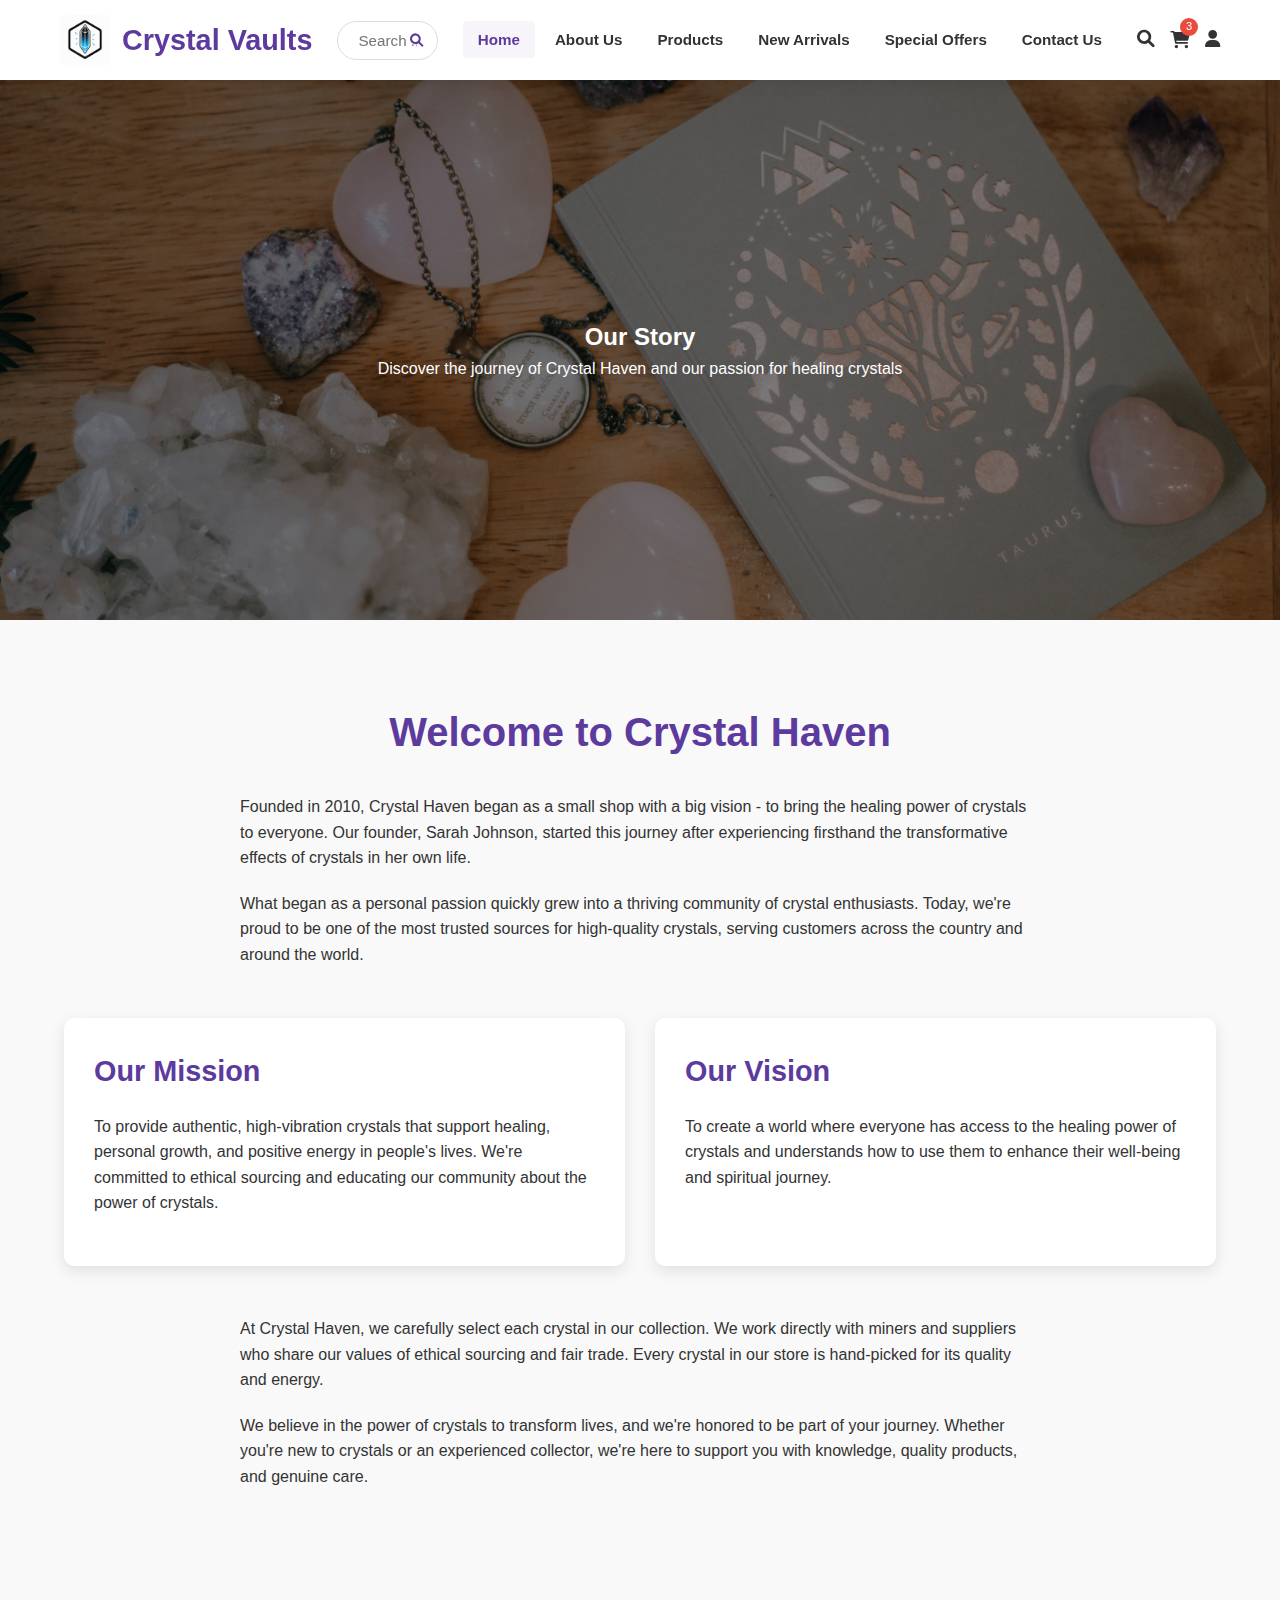
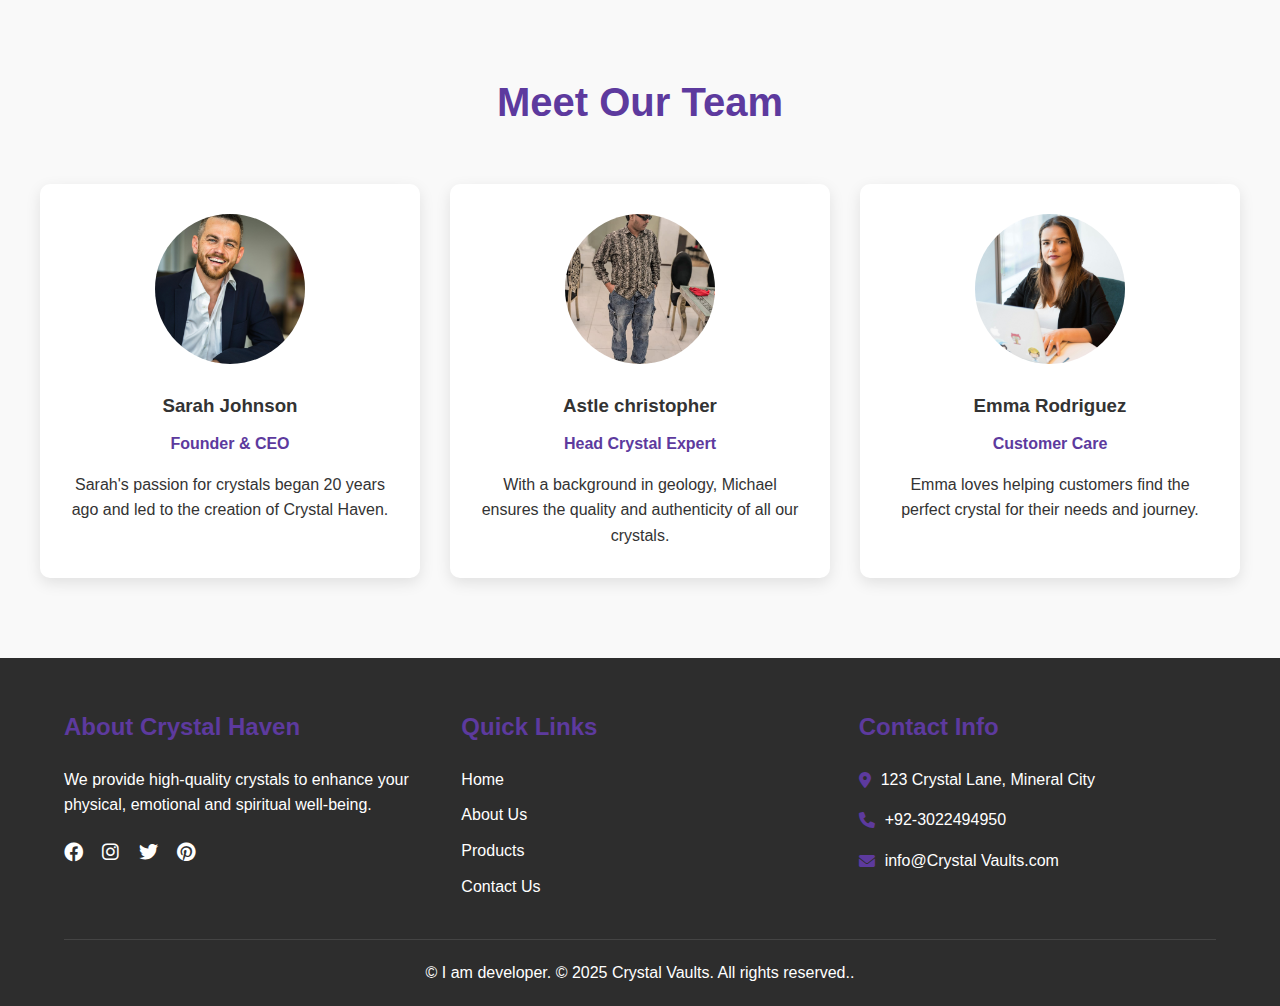
<file: about.html>
<!DOCTYPE html>
<html lang="en">
<head>
  <link rel="shortcut icon" type="x-icon"  href="image/logo.png">
    <meta charset="UTF-8">
    <meta name="viewport" content="width=device-width, initial-scale=1.0">
    <title>Crystal Haven - About Us</title>
    <link rel="stylesheet" href="style.css">
    <link rel="stylesheet" href="https://cdnjs.cloudflare.com/ajax/libs/font-awesome/6.0.0-beta3/css/all.min.css">
</head>
<body>
      <!-- Header -->
    <header>
      <div class="header-container">
        <!-- Logo -->
        <div class="logo-container">
          <img src="image/logo-1.jpg" alt="ASTLE Logo" class="logo" />
          <h1>Crystal Vaults</h1>
        </div>

        <!-- Search (Desktop) -->
        <div class="search-container">
          <form class="search-form" id="searchForm">
            <input
              type="text"
              placeholder="Search ..."
              class="search-input"
            />
            <button type="submit" class="search-btn">
              <i class="fas fa-search"></i>
            </button>
          </form>
        </div>

        <!-- Navigation -->
        <nav>
          <ul class="nav-links">
            <li><a href="index.html" class="active">Home</a></li>
            <li><a href="about.html">About Us</a></li>
            <li><a href="products.html">Products</a></li>
            <li><a href="arrivals.html">New Arrivals</a></li>
            <li><a href="offers.html">Special Offers</a></li>
            <li><a href="contact.html">Contact Us</a></li>
          </ul>

          <!-- Action Buttons -->
          <div class="nav-actions">
            <button class="action-btn search-toggle">
              <i class="fas fa-search"></i>
            </button>
            <a href="cart.html" class="action-btn cart-btn">
              <i class="fas fa-shopping-cart"></i>
              <span class="cart-count">3</span>
            </a>
            <div class="account-dropdown">
              <button class="action-btn account-btn">
                <i class="fas fa-user"></i>
              </button>
              <div class="account-menu">
                <a href="login.html"
                  ><i class="fas fa-sign-in-alt"></i> Sign In</a
                >
                <a href="register.html"
                  ><i class="fas fa-user-plus"></i> Register</a
                >
                <a href="account.html"
                  ><i class="fas fa-user-circle"></i> My Account</a
                >
                <a href="wishlist.html"
                  ><i class="fas fa-heart"></i> Wishlist</a
                >
              </div>
            </div>
          </div>

          <!-- Mobile Menu Toggle -->
          <div class="burger">
            <div class="burger-line"></div>
            <div class="burger-line"></div>
            <div class="burger-line"></div>
          </div>
        </nav>
      </div>

      <!-- Mobile Search -->
      <div class="mobile-search">
        <form class="mobile-search-form" id="mobileSearchForm">
          <input
            type="text"
            placeholder="Search crystals..."
            class="mobile-search-input"
          />
          <button type="submit" class="mobile-search-btn">
            <i class="fas fa-search"></i>
          </button>
        </form>
      </div>
    </header>
    <!-- About Hero Section -->
    <section class="about-hero">
        <div class="about-hero-content">
            <h2>Our Story</h2>
            <p>Discover the journey of Crystal Haven and our passion for healing crystals</p>
        </div>
    </section>

    <!-- About Content -->
    <section class="about-content">
        <h2>Welcome to Crystal Haven</h2>
        <p>Founded in 2010, Crystal Haven began as a small shop with a big vision - to bring the healing power of crystals to everyone. Our founder, Sarah Johnson, started this journey after experiencing firsthand the transformative effects of crystals in her own life.</p>
        
        <p>What began as a personal passion quickly grew into a thriving community of crystal enthusiasts. Today, we're proud to be one of the most trusted sources for high-quality crystals, serving customers across the country and around the world.</p>
        
        <div class="mission-vision">
            <div class="mission">
                <h3>Our Mission</h3>
                <p>To provide authentic, high-vibration crystals that support healing, personal growth, and positive energy in people's lives. We're committed to ethical sourcing and educating our community about the power of crystals.</p>
            </div>
            <div class="vision">
                <h3>Our Vision</h3>
                <p>To create a world where everyone has access to the healing power of crystals and understands how to use them to enhance their well-being and spiritual journey.</p>
            </div>
        </div>
        
        <p>At Crystal Haven, we carefully select each crystal in our collection. We work directly with miners and suppliers who share our values of ethical sourcing and fair trade. Every crystal in our store is hand-picked for its quality and energy.</p>
        
        <p>We believe in the power of crystals to transform lives, and we're honored to be part of your journey. Whether you're new to crystals or an experienced collector, we're here to support you with knowledge, quality products, and genuine care.</p>
    </section>

    <!-- Team Section -->
    <section class="team">
        <div class="container">
            <h2>Meet Our Team</h2>
            <div class="team-members">
                <div class="team-member">
                    <img src="image/teams/team-1.jpg" alt="Sarah Johnson">
                    <h3>Sarah Johnson</h3>
                    <p class="position">Founder & CEO</p>
                    <p>Sarah's passion for crystals began 20 years ago and led to the creation of Crystal Haven.</p>
                </div>
                <div class="team-member">
                    <img src="image/teams/website developer.jpg" alt="Michael Chen">
                    <h3>Astle christopher</h3>
                    <p class="position">Head Crystal Expert</p>
                    <p>With a background in geology, Michael ensures the quality and authenticity of all our crystals.</p>
                </div>
                <div class="team-member">
                    <img src="image/teams/teams-4.jpg" alt="Emma Rodriguez">
                    <h3>Emma Rodriguez</h3>
                    <p class="position">Customer Care</p>
                    <p>Emma loves helping customers find the perfect crystal for their needs and journey.</p>
                </div>
            </div>
        </div>
    </section>

      <!-- Footer -->
    <footer>
      <div class="footer-content">
        <div class="footer-section about">
          <h3>About Crystal Haven</h3>
          <p>
            We provide high-quality crystals to enhance your physical, emotional
            and spiritual well-being.
          </p>
          <div class="socials">
            <a href="#"><i class="fab fa-facebook"></i></a>
            <a href="#"><i class="fab fa-instagram"></i></a>
            <a href="#"><i class="fab fa-twitter"></i></a>
            <a href="#"><i class="fab fa-pinterest"></i></a>
          </div>
        </div>
        <div class="footer-section links">
          <h3>Quick Links</h3>
          <ul>
            <li><a href="index.html">Home</a></li>
            <li><a href="about.html">About Us</a></li>
            <li><a href="products.html">Products</a></li>
            <li><a href="contact.html">Contact Us</a></li>
          </ul>
        </div>
        <div class="footer-section contact">
          <h3>Contact Info</h3>
          <p>
            <i class="fas fa-map-marker-alt"></i> 123 Crystal Lane, Mineral City
          </p>
          <p><i class="fas fa-phone"></i> +92-3022494950</p>
          <p><i class="fas fa-envelope"></i> info@Crystal Vaults.com</p>
        </div>
      </div>
      <div class="footer-bottom">
        <p>&copy; I am developer. © 2025 Crystal Vaults. All rights reserved..</p>
      </div>
    </footer>


    <script src="script.js"></script>
</body>
</html>
</file>
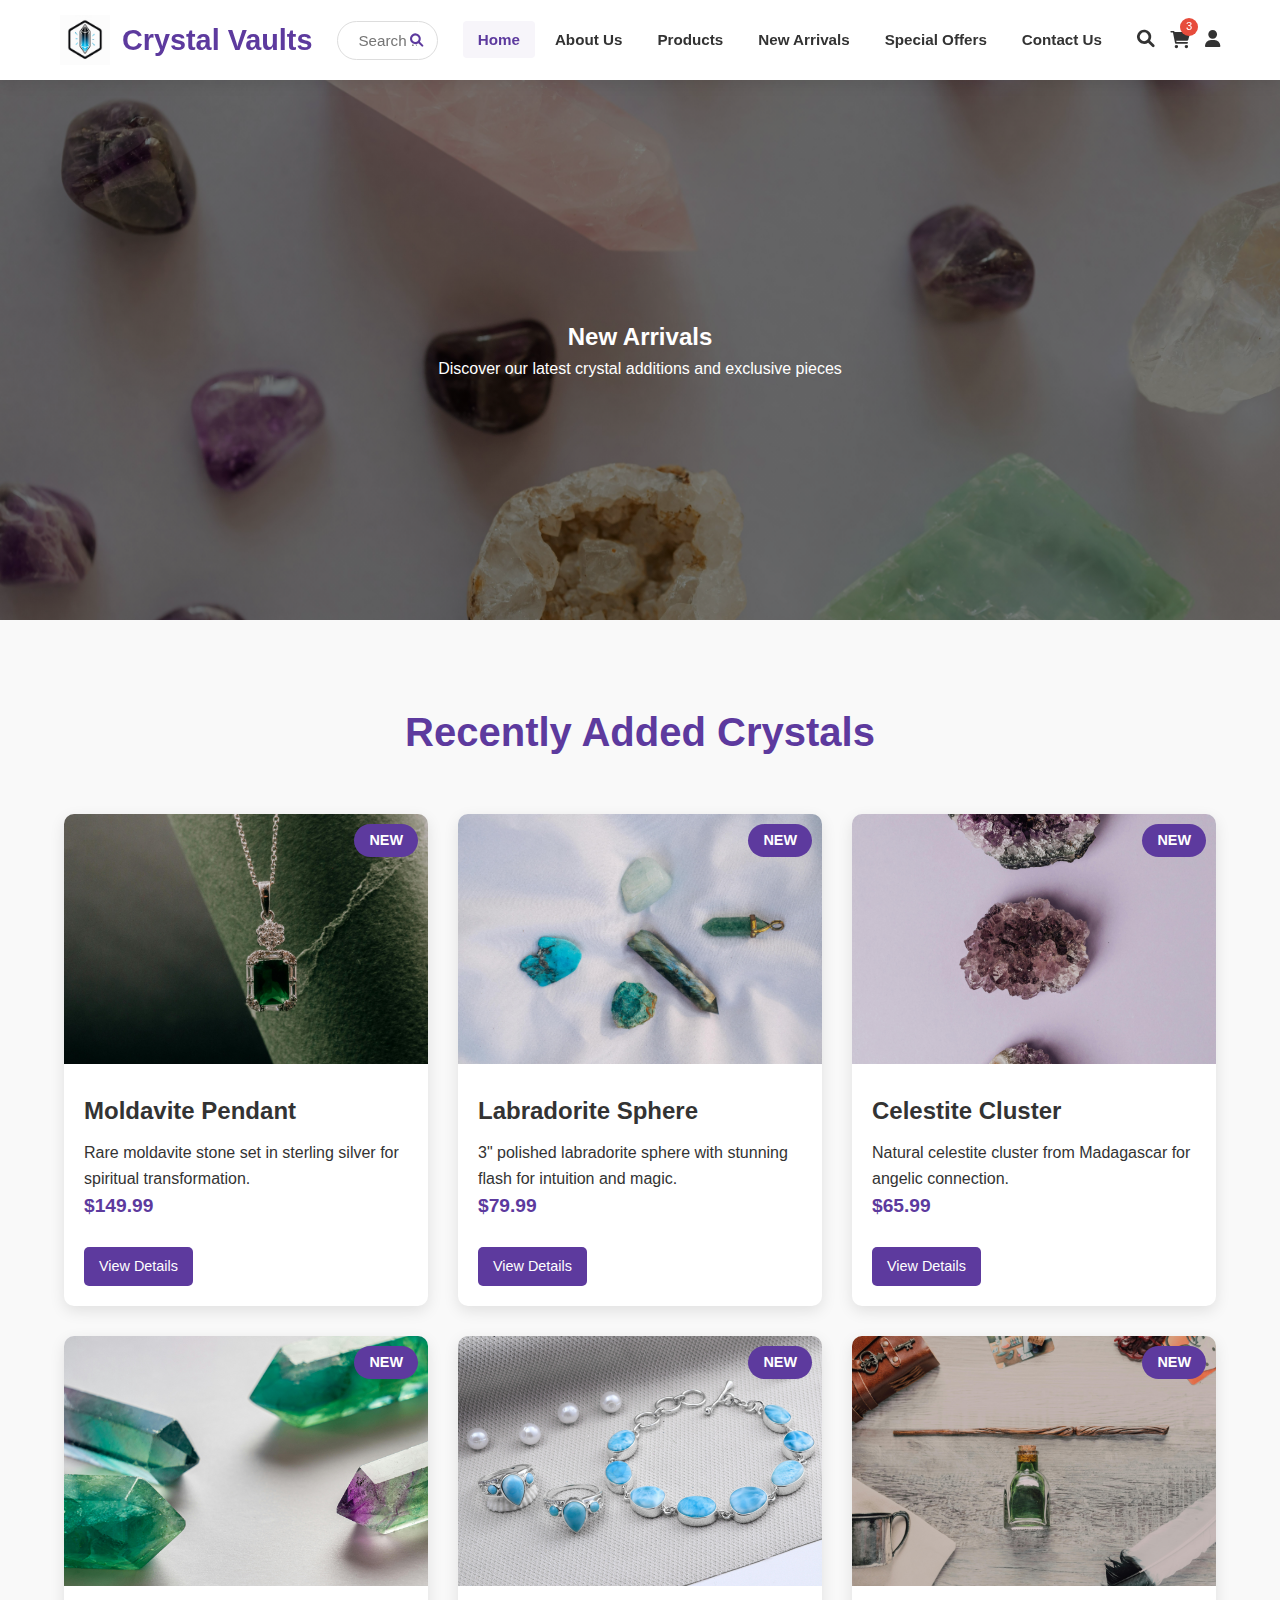
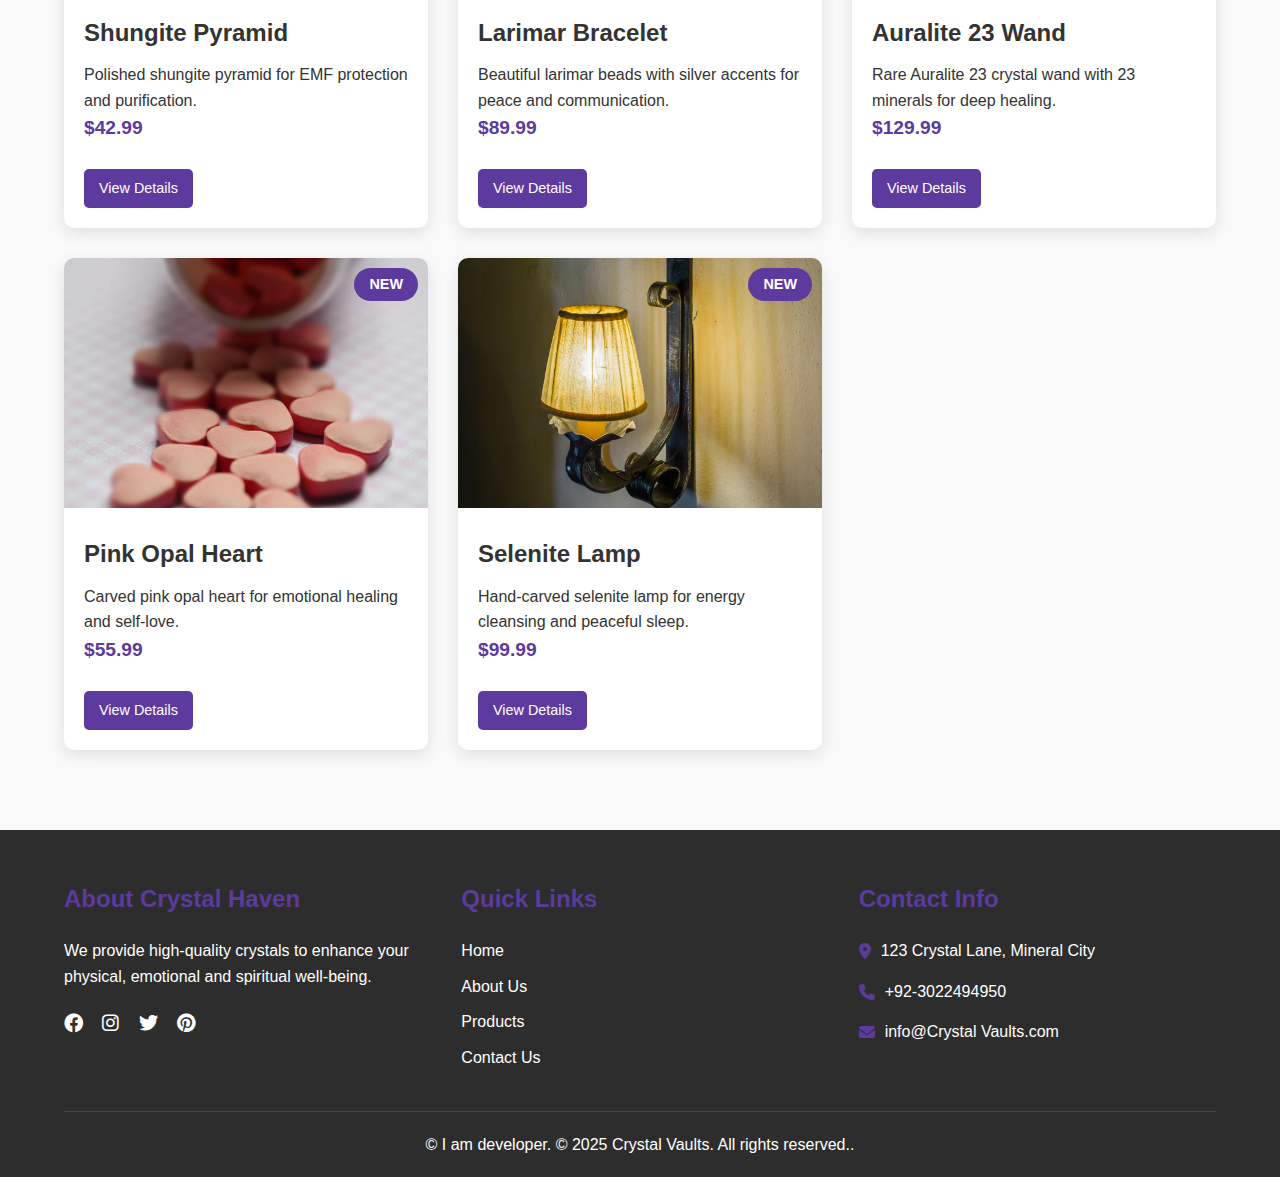
<file: arrivals.html>
<!DOCTYPE html>
<html lang="en">
<head>
  <link rel="shortcut icon" type="x-icon"  href="image/logo.png">
    <meta charset="UTF-8">
    <meta name="viewport" content="width=device-width, initial-scale=1.0">
    <title>Crystal Haven - New Arrivals</title>
    <link rel="stylesheet" href="style.css">
    <link rel="stylesheet" href="https://cdnjs.cloudflare.com/ajax/libs/font-awesome/6.0.0-beta3/css/all.min.css">
</head>
<body>
    <!-- Header -->
    <header>
      <div class="header-container">
        <!-- Logo -->
        <div class="logo-container">
          <img src="image/logo-1.jpg" alt="ASTLE Logo" class="logo" />
          <h1>Crystal Vaults</h1>
        </div>

        <!-- Search (Desktop) -->
        <div class="search-container">
          <form class="search-form" id="searchForm">
            <input
              type="text"
              placeholder="Search ..."
              class="search-input"
            />
            <button type="submit" class="search-btn">
              <i class="fas fa-search"></i>
            </button>
          </form>
        </div>

        <!-- Navigation -->
        <nav>
          <ul class="nav-links">
            <li><a href="index.html" class="active">Home</a></li>
            <li><a href="about.html">About Us</a></li>
            <li><a href="products.html">Products</a></li>
            <li><a href="arrivals.html">New Arrivals</a></li>
            <li><a href="offers.html">Special Offers</a></li>
            <li><a href="contact.html">Contact Us</a></li>
          </ul>

          <!-- Action Buttons -->
          <div class="nav-actions">
            <button class="action-btn search-toggle">
              <i class="fas fa-search"></i>
            </button>
            <a href="cart.html" class="action-btn cart-btn">
              <i class="fas fa-shopping-cart"></i>
              <span class="cart-count">3</span>
            </a>
            <div class="account-dropdown">
              <button class="action-btn account-btn">
                <i class="fas fa-user"></i>
              </button>
              <div class="account-menu">
                <a href="login.html"
                  ><i class="fas fa-sign-in-alt"></i> Sign In</a
                >
                <a href="register.html"
                  ><i class="fas fa-user-plus"></i> Register</a
                >
                <a href="account.html"
                  ><i class="fas fa-user-circle"></i> My Account</a
                >
                <a href="wishlist.html"
                  ><i class="fas fa-heart"></i> Wishlist</a
                >
              </div>
            </div>
          </div>

          <!-- Mobile Menu Toggle -->
          <div class="burger">
            <div class="burger-line"></div>
            <div class="burger-line"></div>
            <div class="burger-line"></div>
          </div>
        </nav>
      </div>

      <!-- Mobile Search -->
      <div class="mobile-search">
        <form class="mobile-search-form" id="mobileSearchForm">
          <input
            type="text"
            placeholder="Search crystals..."
            class="mobile-search-input"
          />
          <button type="submit" class="mobile-search-btn">
            <i class="fas fa-search"></i>
          </button>
        </form>
      </div>
    </header>

    <!-- Arrivals Hero Section -->
    <section class="arrivals-hero">
        <div class="arrivals-hero-content">
            <h2>New Arrivals</h2>
            <p>Discover our latest crystal additions and exclusive pieces</p>
        </div>
    </section>

    <!-- Arrivals Container -->
    <section class="arrivals-container">
        <h2>Recently Added Crystals</h2>
        <div class="new-items">
            <div class="new-item">
                <span class="new-badge">NEW</span>
                <img src="image/Rare moldavite stone.jpg" alt="Moldavite Pendant">
                <div class="item-content">
                    <h3>Moldavite Pendant</h3>
                    <p>Rare moldavite stone set in sterling silver for spiritual transformation.</p>
                    <div class="price">$149.99</div>
                    <a href="#" class="btn-small">View Details</a>
                </div>
            </div>
            
            <div class="new-item">
                <span class="new-badge">NEW</span>
                <img src="image/Labradorite Sphere.jpg" alt="Labradorite Sphere">
                <div class="item-content">
                    <h3>Labradorite Sphere</h3>
                    <p>3" polished labradorite sphere with stunning flash for intuition and magic.</p>
                    <div class="price">$79.99</div>
                    <a href="#" class="btn-small">View Details</a>
                </div>
            </div>
            
            <div class="new-item">
                <span class="new-badge">NEW</span>
                <img src="image/Celestite Cluster.jpg" alt="Celestite Cluster">
                <div class="item-content">
                    <h3>Celestite Cluster</h3>
                    <p>Natural celestite cluster from Madagascar for angelic connection.</p>
                    <div class="price">$65.99</div>
                    <a href="#" class="btn-small">View Details</a>
                </div>
            </div>
            
            <div class="new-item">
                <span class="new-badge">NEW</span>
                <img src="image/Shungite Pyramid.jpg" alt="Shungite Pyramid">
                <div class="item-content">
                    <h3>Shungite Pyramid</h3>
                    <p>Polished shungite pyramid for EMF protection and purification.</p>
                    <div class="price">$42.99</div>
                    <a href="#" class="btn-small">View Details</a>
                </div>
            </div>
            
            <div class="new-item">
                <span class="new-badge">NEW</span>
                <img src="image/Larimar Bracelet.jpg" alt="Larimar Bracelet">
                <div class="item-content">
                    <h3>Larimar Bracelet</h3>
                    <p>Beautiful larimar beads with silver accents for peace and communication.</p>
                    <div class="price">$89.99</div>
                    <a href="#" class="btn-small">View Details</a>
                </div>
            </div>
            
            <div class="new-item">
                <span class="new-badge">NEW</span>
                <img src="image/Auralite 23 Wand.jpg" alt="Auralite 23">
                <div class="item-content">
                    <h3>Auralite 23 Wand</h3>
                    <p>Rare Auralite 23 crystal wand with 23 minerals for deep healing.</p>
                    <div class="price">$129.99</div>
                    <a href="#" class="btn-small">View Details</a>
                </div>
            </div>
            
            <div class="new-item">
                <span class="new-badge">NEW</span>
                <img src="image/Pink Opal Heart.jpg" alt="Pink Opal">
                <div class="item-content">
                    <h3>Pink Opal Heart</h3>
                    <p>Carved pink opal heart for emotional healing and self-love.</p>
                    <div class="price">$55.99</div>
                    <a href="#" class="btn-small">View Details</a>
                </div>
            </div>
            
            <div class="new-item">
                <span class="new-badge">NEW</span>
                <img src="image/Selenite Lamp.jpg" alt="Selenite Lamp">
                <div class="item-content">
                    <h3>Selenite Lamp</h3>
                    <p>Hand-carved selenite lamp for energy cleansing and peaceful sleep.</p>
                    <div class="price">$99.99</div>
                    <a href="#" class="btn-small">View Details</a>
                </div>
            </div>
        </div>
    </section>

   <!-- Footer -->
    <footer>
        <div class="footer-content">
            <div class="footer-section about">
                <h3>About Crystal Haven</h3>
                <p>We provide high-quality crystals to enhance your physical, emotional and spiritual well-being.</p>
                <div class="socials">
                    <a href="#"><i class="fab fa-facebook"></i></a>
                    <a href="#"><i class="fab fa-instagram"></i></a>
                    <a href="#"><i class="fab fa-twitter"></i></a>
                    <a href="#"><i class="fab fa-pinterest"></i></a>
                </div>
            </div>
            <div class="footer-section links">
                <h3>Quick Links</h3>
                <ul>
                    <li><a href="index.html">Home</a></li>
                    <li><a href="about.html">About Us</a></li>
                    <li><a href="products.html">Products</a></li>
                    <li><a href="contact.html">Contact Us</a></li>
                </ul>
            </div>
            <div class="footer-section contact">
                <h3>Contact Info</h3>
                <p><i class="fas fa-map-marker-alt"></i> 123 Crystal Lane, Mineral City</p>
                <p><i class="fas fa-phone"></i> +92-3022494950</p>
                <p><i class="fas fa-envelope"></i> info@Crystal Vaults.com</p>
            </div>
        </div>
        <div class="footer-bottom">
            <p>&copy; I am developer. © 2025 Crystal Vaults. All rights reserved..</p>
        </div>
    </footer>
    <script src="script.js"></script>
</body>
</html>
</file>
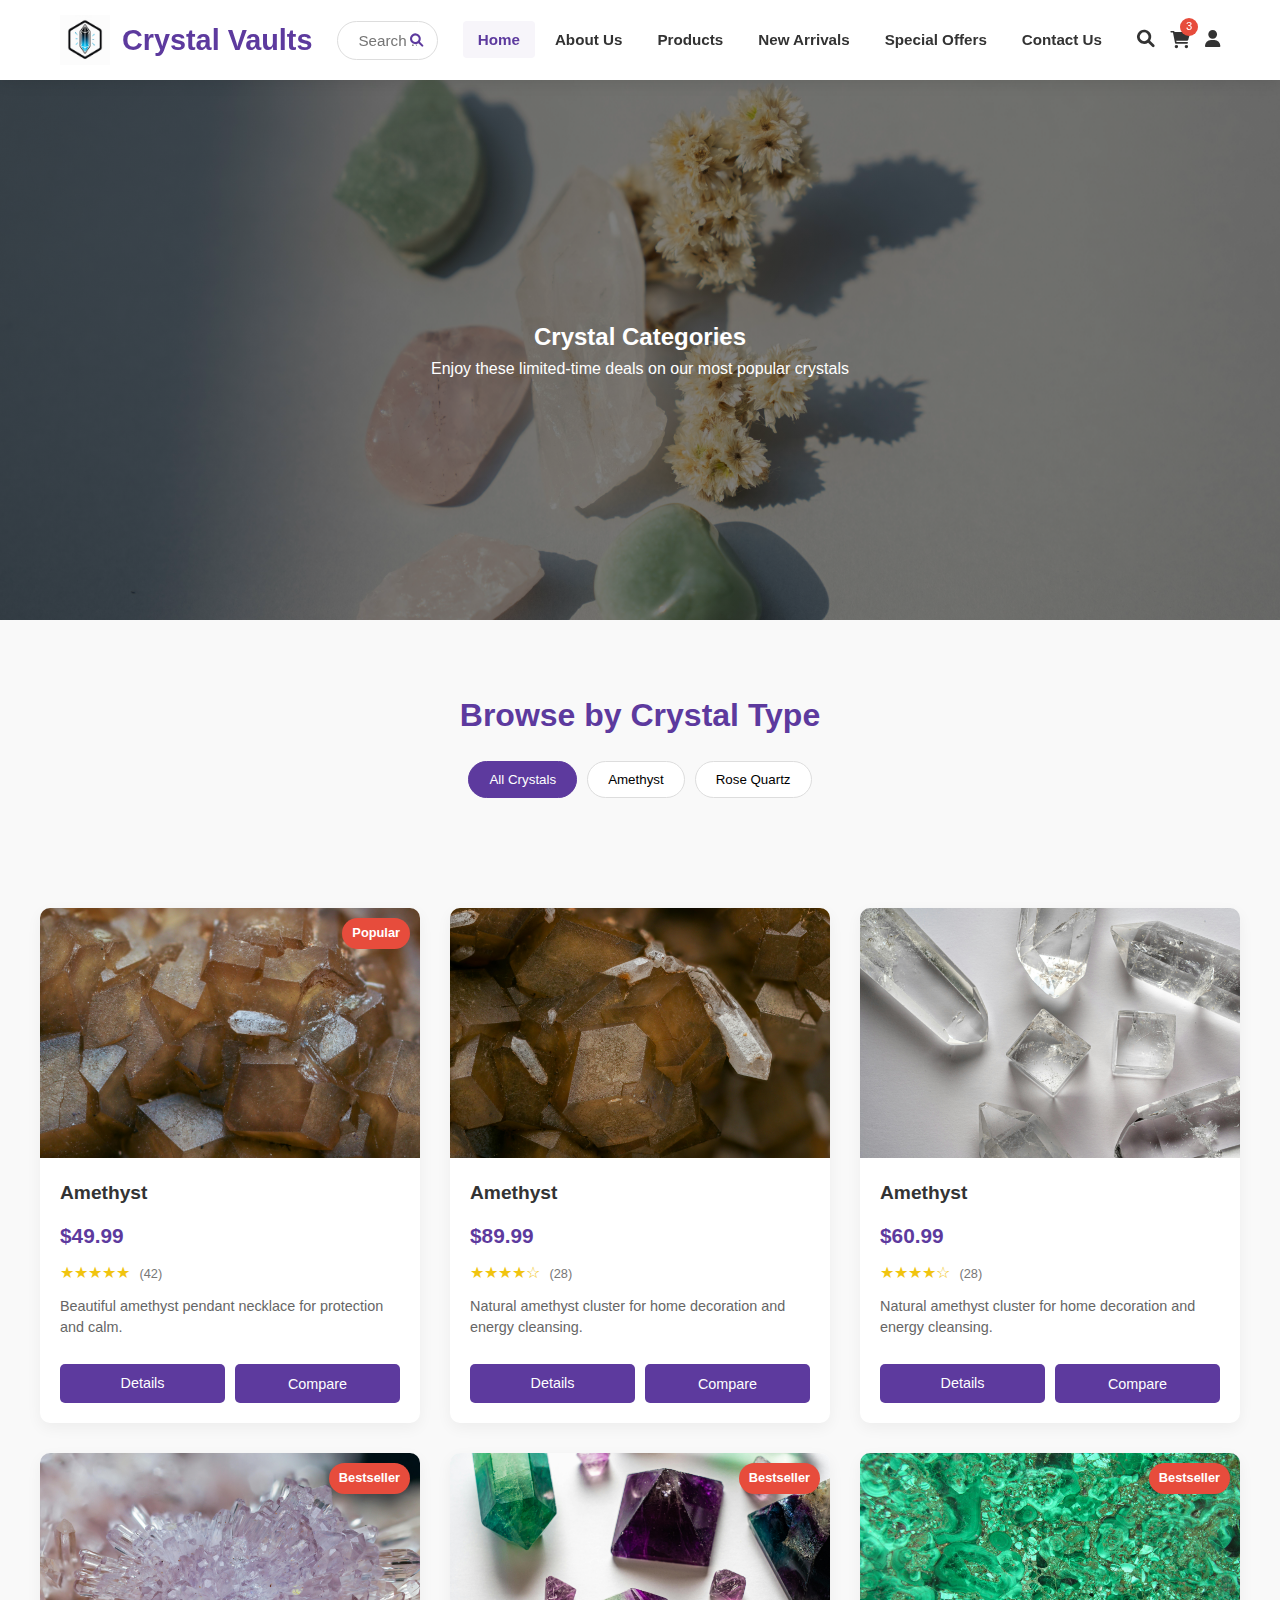
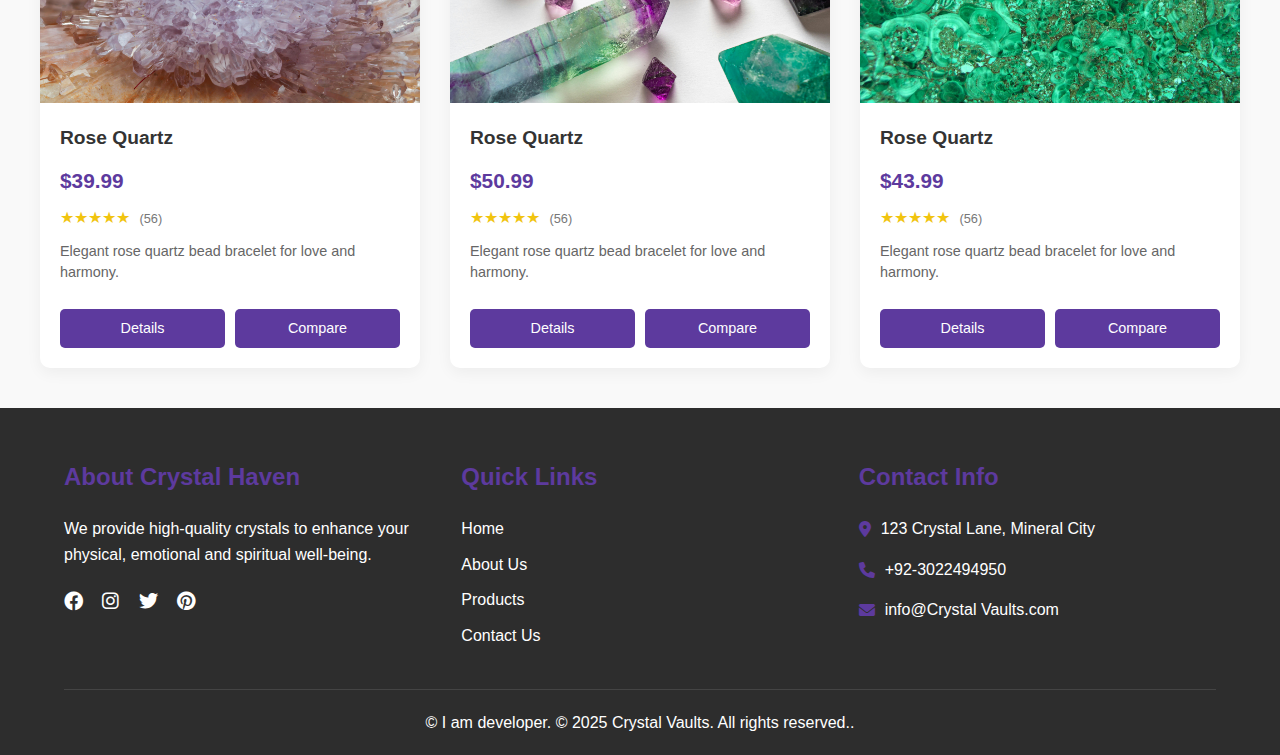
<file: products.html>
<!DOCTYPE html>
<html lang="en">
<head>
  <link rel="shortcut icon" type="x-icon"  href="image/logo.png">
    <meta charset="UTF-8">
    <meta name="viewport" content="width=device-width, initial-scale=1.0">
    <title>Crystal Haven - Products</title>
    <link rel="stylesheet" href="style.css">
    <link rel="stylesheet" href="https://cdnjs.cloudflare.com/ajax/libs/font-awesome/6.0.0-beta3/css/all.min.css">
</head>
<body>
     <!-- Header -->
    <header>
      <div class="header-container">
        <!-- Logo -->
        <div class="logo-container">
          <img src="image/logo-1.jpg" alt="ASTLE Logo" class="logo" />
          <h1>Crystal Vaults</h1>
        </div>

        <!-- Search (Desktop) -->
        <div class="search-container">
          <form class="search-form" id="searchForm">
            <input
              type="text"
              placeholder="Search ..."
              class="search-input"
            />
            <button type="submit" class="search-btn">
              <i class="fas fa-search"></i>
            </button>
          </form>
        </div>

        <!-- Navigation -->
        <nav>
          <ul class="nav-links">
            <li><a href="index.html" class="active">Home</a></li>
            <li><a href="about.html">About Us</a></li>
            <li><a href="products.html">Products</a></li>
            <li><a href="arrivals.html">New Arrivals</a></li>
            <li><a href="offers.html">Special Offers</a></li>
            <li><a href="contact.html">Contact Us</a></li>
          </ul>

          <!-- Action Buttons -->
          <div class="nav-actions">
            <button class="action-btn search-toggle">
              <i class="fas fa-search"></i>
            </button>
            <a href="cart.html" class="action-btn cart-btn">
              <i class="fas fa-shopping-cart"></i>
              <span class="cart-count">3</span>
            </a>
            <div class="account-dropdown">
              <button class="action-btn account-btn">
                <i class="fas fa-user"></i>
              </button>
              <div class="account-menu">
                <a href="login.html"
                  ><i class="fas fa-sign-in-alt"></i> Sign In</a
                >
                <a href="register.html"
                  ><i class="fas fa-user-plus"></i> Register</a
                >
                <a href="account.html"
                  ><i class="fas fa-user-circle"></i> My Account</a
                >
                <a href="wishlist.html"
                  ><i class="fas fa-heart"></i> Wishlist</a
                >
              </div>
            </div>
          </div>

          <!-- Mobile Menu Toggle -->
          <div class="burger">
            <div class="burger-line"></div>
            <div class="burger-line"></div>
            <div class="burger-line"></div>
          </div>
        </nav>
      </div>

      <!-- Mobile Search -->
      <div class="mobile-search">
        <form class="mobile-search-form" id="mobileSearchForm">
          <input
            type="text"
            placeholder="Search crystals..."
            class="mobile-search-input"
          />
          <button type="submit" class="mobile-search-btn">
            <i class="fas fa-search"></i>
          </button>
        </form>
      </div>
    </header>

        <!-- Offers Hero Section -->
    <section class="offers-hero">
        <div class="offers-hero-content">
            <h2>Crystal Categories</h2>
            <p>Enjoy these limited-time deals on our most popular crystals</p>
        </div>
    </section>

    <!-- Crystal Categories -->
<section class="crystal-categories">
    <div class="container">
        <h2>Browse by Crystal Type</h2>
        <div class="category-buttons">
            <button class="category-btn active" data-category="all">All Crystals</button>
            <button class="category-btn" data-category="amethyst">Amethyst</button>
            <button class="category-btn" data-category="rose-quartz">Rose Quartz</button>
        </div>
    </div>
</section>

<!-- Products Grid -->
<section class="products-grid">
    <div class="container">
        <div class="products-container">
            <!-- Amethyst Products -->
            <div class="product-item" data-category="amethyst" id="amethyst">
                <div class="product-image-container">
                    <img src="image/product/pexels-1138093-9037441.jpg" alt="Amethyst Necklace" loading="lazy">
                    <span class="product-badge">Popular</span>
                </div>
                <div class="product-details">
                    <h3>Amethyst</h3>
                    <p class="price">$49.99</p>
                    <div class="rating">
                        <span class="stars">★★★★★</span>
                        <span class="review-count">(42)</span>
                    </div>
                    <p class="description">Beautiful amethyst pendant necklace for protection and calm.</p>
                    <div class="product-actions">
                        <a href="docs/amethyst-necklace.pdf" class="btn-small" download>Details</a>
                        <button class="btn-small compare-btn">Compare</button>
                    </div>
                </div>
            </div>

            <div class="product-item" data-category="amethyst">
                <div class="product-image-container">
                    <img src="image/product/pexels-1138093-9037445.jpg" alt="Amethyst Cluster" loading="lazy">
                </div>
                <div class="product-details">
                    <h3>Amethyst </h3>
                    <p class="price">$89.99</p>
                    <div class="rating">
                        <span class="stars">★★★★☆</span>
                        <span class="review-count">(28)</span>
                    </div>
                    <p class="description">Natural amethyst cluster for home decoration and energy cleansing.</p>
                    <div class="product-actions">
                        <a href="docs/amethyst-cluster.pdf" class="btn-small" download>Details</a>
                        <button class="btn-small compare-btn">Compare</button>
                    </div>
                </div>
            </div>

             <div class="product-item" data-category="amethyst">
                <div class="product-image-container">
                    <img src="image/product/pexels-castorlystock-3725723.jpg" alt="Amethyst Cluster" loading="lazy">
                </div>
                <div class="product-details">
                    <h3>Amethyst </h3>
                    <p class="price">$60.99</p>
                    <div class="rating">
                        <span class="stars">★★★★☆</span>
                        <span class="review-count">(28)</span>
                    </div>
                    <p class="description">Natural amethyst cluster for home decoration and energy cleansing.</p>
                    <div class="product-actions">
                        <a href="docs/amethyst-cluster.pdf" class="btn-small" download>Details</a>
                        <button class="btn-small compare-btn">Compare</button>
                    </div>
                </div>
            </div>


            <!-- Rose Quartz Products -->
            <div class="product-item" data-category="rose-quartz" id="rose-quartz">
                <div class="product-image-container">
                    <img src="image/product/pexels-1138093-9693643.jpg" alt="Rose Quartz Bracelet" loading="lazy">
                    <span class="product-badge">Bestseller</span>
                </div>
                <div class="product-details">
                    <h3>Rose Quartz</h3>
                    <p class="price">$39.99</p>
                    <div class="rating">
                        <span class="stars">★★★★★</span>
                        <span class="review-count">(56)</span>
                    </div>
                    <p class="description">Elegant rose quartz bead bracelet for love and harmony.</p>
                    <div class="product-actions">
                        <a href="docs/rose-quartz-bracelet.pdf" class="btn-small" download>Details</a>
                        <button class="btn-small compare-btn">Compare</button>
                    </div>
                </div>
            </div>

              <div class="product-item" data-category="rose-quartz" id="rose-quartz">
                <div class="product-image-container">
                    <img src="image/product/pexels-castorlystock-3725743.jpg" alt="Rose Quartz Bracelet" loading="lazy">
                    <span class="product-badge">Bestseller</span>
                </div>
                <div class="product-details">
                    <h3>Rose Quartz</h3>
                    <p class="price">$50.99</p>
                    <div class="rating">
                        <span class="stars">★★★★★</span>
                        <span class="review-count">(56)</span>
                    </div>
                    <p class="description">Elegant rose quartz bead bracelet for love and harmony.</p>
                    <div class="product-actions">
                        <a href="docs/rose-quartz-bracelet.pdf" class="btn-small" download>Details</a>
                        <button class="btn-small compare-btn">Compare</button>
                    </div>
                </div>
            </div>

              <div class="product-item" data-category="rose-quartz" id="rose-quartz">
                <div class="product-image-container">
                    <img src="image/product/pexels-clickerhappy-1571587.jpg" alt="Rose Quartz Bracelet" loading="lazy">
                    <span class="product-badge">Bestseller</span>
                </div>
                <div class="product-details">
                    <h3>Rose Quartz</h3>
                    <p class="price">$43.99</p>
                    <div class="rating">
                        <span class="stars">★★★★★</span>
                        <span class="review-count">(56)</span>
                    </div>
                    <p class="description">Elegant rose quartz bead bracelet for love and harmony.</p>
                    <div class="product-actions">
                        <a href="docs/rose-quartz-bracelet.pdf" class="btn-small" download>Details</a>
                        <button class="btn-small compare-btn">Compare</button>
                    </div>
                </div>
            </div>
            



            <!-- Other products would follow the same structure -->
            
        </div>
    </div>
</section>

<!-- Comparison Modal -->
<div class="comparison-modal">
    <div class="modal-content">
        <span class="close-modal">&times;</span>
        <h2>Compare Products</h2>
        <div class="comparison-table">
            <table>
                <thead>
                    <tr>
                        <th>Product</th>
                        <th>Price</th>
                        <th>Crystal Type</th>
                        <th>Benefits</th>
                        <th>Rating</th>
                    </tr>
                </thead>
                <tbody id="comparison-body">
                    <!-- Comparison rows will be added here by JavaScript -->
                </tbody>
            </table>
        </div>
        <button class="btn clear-comparison">Clear Comparison</button>
    </div>
</div>

   
  <!-- Footer -->
    <footer>
        <div class="footer-content">
            <div class="footer-section about">
                <h3>About Crystal Haven</h3>
                <p>We provide high-quality crystals to enhance your physical, emotional and spiritual well-being.</p>
                <div class="socials">
                    <a href="#"><i class="fab fa-facebook"></i></a>
                    <a href="#"><i class="fab fa-instagram"></i></a>
                    <a href="#"><i class="fab fa-twitter"></i></a>
                    <a href="#"><i class="fab fa-pinterest"></i></a>
                </div>
            </div>
            <div class="footer-section links">
                <h3>Quick Links</h3>
                <ul>
                    <li><a href="index.html">Home</a></li>
                    <li><a href="about.html">About Us</a></li>
                    <li><a href="products.html">Products</a></li>
                    <li><a href="contact.html">Contact Us</a></li>
                </ul>
            </div>
            <div class="footer-section contact">
                <h3>Contact Info</h3>
                <p><i class="fas fa-map-marker-alt"></i> 123 Crystal Lane, Mineral City</p>
                <p><i class="fas fa-phone"></i> +92-3022494950</p>
                <p><i class="fas fa-envelope"></i> info@Crystal Vaults.com</p>
            </div>
        </div>
        <div class="footer-bottom">
             <p>&copy; I am developer. © 2025 Crystal Vaults. All rights reserved..</p>
        </div>
    </footer>


    <script src="script.js"></script>
</body>
</html>
</file>
<file: style.css>
/* Global Styles */
* {
  margin: 0;
  padding: 0;
  box-sizing: border-box;
  font-family: "Segoe UI", Tahoma, Geneva, Verdana, sans-serif;
}

body {
  line-height: 1.6;
  color: #333;
  background-color: #f9f9f9;
}

a {
  text-decoration: none;
  color: #5d3a9e;
}

.btn {
  display: inline-block;
  background: #5d3a9e;
  color: #fff;
  padding: 10px 20px;
  border-radius: 5px;
  margin-top: 15px;
  transition: all 0.3s ease;
}

.btn:hover {
  background: #3d2466;
  transform: translateY(-3px);
}

.btn-small {
  display: inline-block;
  background: #5d3a9e;
  color: #fff;
  padding: 8px 15px;
  border-radius: 5px;
  margin-top: 10px;
  font-size: 0.9rem;
  transition: all 0.3s ease;
}

.btn-small:hover {
  background: #3d2466;
  transform: translateY(-3px);
}

/* Header Styles */
 /* ===== Base Styles ===== */
        :root {
            --primary-color: #5d3a9e;
            --primary-light: #7d5cba;
            --text-dark: #333;
            --text-light: #777;
            --bg-light: #f9f9f9;
            --white: #fff;
            --shadow: 0 2px 15px rgba(0, 0, 0, 0.1);
            --transition: all 0.3s ease;
        }

        * {
            margin: 0;
            padding: 0;
            box-sizing: border-box;
        }

        body {
            font-family: 'Segoe UI', Tahoma, Geneva, Verdana, sans-serif;
            color: var(--text-dark);
            padding-top: 90px; /* Space for fixed header */
        }

        /* ===== Header & Navbar ===== */
        header {
            position: fixed;
            top: 0;
            left: 0;
            width: 100%;
            background-color: var(--white);
            box-shadow: var(--shadow);
            z-index: 1000;
            transition: var(--transition);
            padding: 15px 0;
        }

        .header-container {
            display: flex;
            justify-content: space-between;
            align-items: center;
            max-width: 1200px;
            margin: 0 auto;
            padding: 0 20px;
        }

        /* Logo */
        .logo-container {
            display: flex;
            align-items: center;
            gap: 12px;
        }

        .logo {
            height: 50px;
            width: auto;
        }

        .logo-container h1 {
            font-size: 1.8rem;
            font-weight: 700;
            color: var(--primary-color);
            font-family: 'Montserrat', sans-serif;
        }

        /* Main Navigation */
        nav {
            display: flex;
            align-items: center;
        }

        .nav-links {
            display: flex;
            list-style: none;
            gap: 5px;
        }

        .nav-links a {
            text-decoration: none;
            color: var(--text-dark);
            font-weight: 600;
            padding: 10px 15px;
            border-radius: 4px;
            transition: var(--transition);
            font-size: 0.95rem;
        }

        .nav-links a:hover, 
        .nav-links a.active {
            color: var(--primary-color);
            background-color: rgba(93, 58, 158, 0.05);
        }

        /* Search Bar */
        .search-container {
            position: relative;
            margin: 0 25px;
            flex: 1;
            max-width: 400px;
        }

        .search-form {
            display: flex;
        }

        .search-input {
            width: 100%;
            padding: 10px 20px;
            border: 1px solid #ddd;
            border-radius: 30px;
            outline: none;
            font-size: 0.95rem;
            transition: var(--transition);
        }

        .search-input:focus {
            border-color: var(--primary-color);
            box-shadow: 0 0 0 2px rgba(93, 58, 158, 0.2);
        }

        .search-btn {
            position: absolute;
            right: 15px;
            top: 50%;
            transform: translateY(-50%);
            background: none;
            border: none;
            color: var(--primary-color);
            cursor: pointer;
        }

        /* Action Buttons */
        .nav-actions {
            display: flex;
            align-items: center;
            gap: 15px;
            margin-left: 20px;
        }

        .action-btn {
            color: var(--text-dark);
            font-size: 1.1rem;
            transition: var(--transition);
            position: relative;
            background: none;
            border: none;
            cursor: pointer;
        }

        .action-btn:hover {
            color: var(--primary-color);
            transform: translateY(-2px);
        }

        .cart-count {
            position: absolute;
            top: -8px;
            right: -8px;
            background-color: #e74c3c;
            color: white;
            border-radius: 50%;
            width: 18px;
            height: 18px;
            font-size: 0.7rem;
            display: flex;
            align-items: center;
            justify-content: center;
        }

        /* Account Dropdown */
        .account-dropdown {
            position: relative;
        }

        .account-menu {
            position: absolute;
            top: 100%;
            right: 0;
            background-color: var(--white);
            box-shadow: var(--shadow);
            border-radius: 6px;
            min-width: 200px;
            padding: 10px 0;
            opacity: 0;
            visibility: hidden;
            transform: translateY(10px);
            transition: var(--transition);
            z-index: 100;
        }

        .account-dropdown:hover .account-menu {
            opacity: 1;
            visibility: visible;
            transform: translateY(0);
        }

        .account-menu a {
            display: flex;
            align-items: center;
            padding: 10px 20px;
            color: var(--text-light);
            text-decoration: none;
            transition: var(--transition);
        }

        .account-menu a:hover {
            background-color: var(--bg-light);
            color: var(--primary-color);
        }

        .account-menu i {
            width: 20px;
            margin-right: 10px;
            text-align: center;
        }

        /* Burger Menu */
        .burger {
            display: none;
            cursor: pointer;
            padding: 5px;
        }

        .burger-line {
            width: 25px;
            height: 3px;
            background-color: var(--text-dark);
            margin: 5px;
            transition: var(--transition);
        }

        /* Mobile Search */
        .mobile-search {
            display: none;
            padding: 15px;
            background-color: var(--bg-light);
            position: absolute;
            top: 100%;
            left: 0;
            width: 100%;
        }

        /* ===== Responsive Design ===== */
        @media (max-width: 992px) {
            .nav-links,
            .search-container,
            .account-menu {
                display: none;
            }

            .burger {
                display: block;
            }

            .mobile-search.active {
                display: block;
            }

            /* Mobile Menu Active State */
            nav.active .nav-links {
                display: flex;
                flex-direction: column;
                position: absolute;
                top: 90px;
                left: 0;
                width: 100%;
                background-color: var(--white);
                box-shadow: var(--shadow);
                padding: 20px;
                gap: 10px;
            }

            nav.active .nav-actions {
                display: flex;
                justify-content: center;
                padding: 15px 0;
                background-color: var(--bg-light);
                position: absolute;
                top: calc(90px + 220px); /* Adjust based on nav links height */
                left: 0;
                width: 100%;
            }

            .account-menu {
                position: static;
                box-shadow: none;
                display: none;
                padding: 10px 0 0 20px;
            }

            .account-dropdown.active .account-menu {
                display: block;
            }
        }

        /* Burger Animation */
        nav.active .burger-line:nth-child(1) {
            transform: rotate(-45deg) translate(-5px, 6px);
        }
        nav.active .burger-line:nth-child(2) {
            opacity: 0;
        }
        nav.active .burger-line:nth-child(3) {
            transform: rotate(45deg) translate(-5px, -6px);
        }

/* Hero Section */
.hero {
  height: 80vh;
  background: linear-gradient(rgba(0, 0, 0, 0.5), rgba(0, 0, 0, 0.5)),
    url("image/jason-d-k65_6C4hu2E-unsplash.jpg");
  background-size: cover;
  background-position: center;
  display: flex;
  align-items: center;
  justify-content: center;
  text-align: center;
  color: #fff;
  margin-top: 80px;
}

/* Hero Carousel Styles */
.hero-carousel {
  position: relative;
  width: 100%;
  height: 80vh;
  max-height: 800px;
  overflow: hidden;
  margin-top: 80px; /* Adjust if you have a fixed header */
}

.carousel-container {
  position: relative;
  width: 100%;
  height: 100%;
}

.carousel-slide {
  position: absolute;
  width: 100%;
  height: 100%;
  opacity: 0;
  transition: opacity 1s ease-in-out;
  display: flex;
  align-items: center;
  justify-content: center;
}

.carousel-slide.active {
  opacity: 1;
}

.carousel-slide img {
  position: absolute;
  width: 100%;
  height: 100%;
  object-fit: cover;
  z-index: -1;
}

.slide-content {
  text-align: center;
  color: white;
  padding: 20px;
  background-color: rgba(0, 0, 0, 0.5);
  border-radius: 10px;
  max-width: 800px;
  margin: 0 auto;
  animation: fadeIn 1.5s ease-in-out;
}

.slide-content h2 {
  font-size: 2.5rem;
  margin-bottom: 20px;
  text-shadow: 2px 2px 4px rgba(0, 0, 0, 0.5);
}

.slide-content p {
  font-size: 1.2rem;
  margin-bottom: 30px;
  text-shadow: 1px 1px 2px rgba(0, 0, 0, 0.5);
}

.btn {
  display: inline-block;
  padding: 12px 30px;
  background-color: #5d3a9e;
  color: white;
  text-decoration: none;
  border-radius: 5px;
  font-weight: bold;
  transition: all 0.3s ease;
}

.btn:hover {
  background-color: #3d2466;
  transform: translateY(-3px);
}

/* Navigation Arrows */
.carousel-prev,
.carousel-next {
  position: absolute;
  top: 50%;
  transform: translateY(-50%);
  background-color: rgba(0, 0, 0, 0.5);
  color: white;
  border: none;
  font-size: 2rem;
  padding: 10px 15px;
  cursor: pointer;
  z-index: 10;
  border-radius: 50%;
  transition: all 0.3s ease;
}

.carousel-prev:hover,
.carousel-next:hover {
  background-color: rgba(0, 0, 0, 0.8);
}

.carousel-prev {
  left: 30px;
}

.carousel-next {
  right: 30px;
}

/* Indicators */
.carousel-indicators {
  position: absolute;
  bottom: 30px;
  left: 50%;
  transform: translateX(-50%);
  display: flex;
  gap: 10px;
  z-index: 10;
}

.indicator {
  width: 12px;
  height: 12px;
  border-radius: 50%;
  background-color: rgba(255, 255, 255, 0.5);
  cursor: pointer;
  transition: all 0.3s ease;
}

.indicator.active {
  background-color: white;
  transform: scale(1.2);
}

/* Animations */
@keyframes fadeIn {
  from {
    opacity: 0;
    transform: translateY(20px);
  }
  to {
    opacity: 1;
    transform: translateY(0);
  }
}

/* Responsive Design */
@media (max-width: 768px) {
  .hero-carousel {
    height: 60vh;
  }

  .slide-content h2 {
    font-size: 2rem;
  }

  .slide-content p {
    font-size: 1rem;
  }

  .carousel-prev,
  .carousel-next {
    font-size: 1.5rem;
    padding: 8px 12px;
  }
}

@media (max-width: 480px) {
  .hero-carousel {
    height: 50vh;
  }

  .slide-content {
    padding: 15px;
    width: 90%;
  }

  .slide-content h2 {
    font-size: 1.5rem;
  }
}

/* Featured Crystals */
.featured {
  padding: 80px 5%;
  text-align: center;
}

.featured h2 {
  font-size: 2.5rem;
  margin-bottom: 50px;
  color: #5d3a9e;
}

.crystal-grid {
  display: grid;
  grid-template-columns: repeat(auto-fit, minmax(300px, 1fr));
  gap: 30px;
  margin-top: 30px;
}

.crystal-item {
  background: #fff;
  border-radius: 10px;
  overflow: hidden;
  box-shadow: 0 5px 15px rgba(0, 0, 0, 0.1);
  transition: transform 0.3s ease;
}

.crystal-item:hover {
  transform: translateY(-10px);
}

.crystal-item img {
  width: 100%;
  height: 250px;
  object-fit: cover;
}

.crystal-item h3 {
  margin: 15px 0;
  font-size: 1.5rem;
}

.crystal-item p {
  padding: 0 20px;
  margin-bottom: 20px;
}

/* Benefits Section */
.benefits {
  padding: 80px 5%;
  background-color: #f0e6ff;
  text-align: center;
}

.benefits h2 {
  font-size: 2.5rem;
  margin-bottom: 50px;
  color: #5d3a9e;
}

.benefits-grid {
  display: grid;
  grid-template-columns: repeat(auto-fit, minmax(250px, 1fr));
  gap: 30px;
}

.benefit-item {
  background: #fff;
  padding: 30px;
  border-radius: 10px;
  box-shadow: 0 5px 15px rgba(0, 0, 0, 0.05);
}

.benefit-item i {
  font-size: 2.5rem;
  color: #5d3a9e;
  margin-bottom: 20px;
}

.benefit-item h3 {
  margin-bottom: 15px;
  font-size: 1.3rem;
}

/* Footer */
footer {
  background: #2d2d2d;
  color: #fff;
  padding: 50px 5% 20px;
}

.footer-content {
  display: grid;
  grid-template-columns: repeat(auto-fit, minmax(250px, 1fr));
  gap: 40px;
  margin-bottom: 30px;
}

.footer-section h3 {
  font-size: 1.5rem;
  margin-bottom: 20px;
  color: #5d3a9e;
}

.footer-section.about p {
  margin-bottom: 20px;
}

.socials a {
  display: inline-block;
  margin-right: 15px;
  font-size: 1.2rem;
  color: #fff;
  transition: color 0.3s ease;
}

.socials a:hover {
  color: #5d3a9e;
}

.footer-section.links ul {
  list-style: none;
}

.footer-section.links ul li {
  margin-bottom: 10px;
}

.footer-section.links ul li a {
  color: #fff;
  transition: color 0.3s ease;
}

.footer-section.links ul li a:hover {
  color: #5d3a9e;
}

.footer-section.contact p {
  margin-bottom: 15px;
  display: flex;
  align-items: center;
}

.footer-section.contact i {
  margin-right: 10px;
  color: #5d3a9e;
}

.footer-bottom {
  text-align: center;
  padding-top: 20px;
  border-top: 1px solid #444;
}

/* Responsive Design */
@media screen and (max-width: 768px) {
  nav ul {
    position: fixed;
    top: 80px;
    left: -100%;
    background: #fff;
    width: 100%;
    height: calc(100vh - 80px);
    flex-direction: column;
    align-items: center;
    justify-content: space-around;
    transition: all 0.5s ease;
  }

  nav ul.active {
    left: 0;
  }

  .burger {
    display: block;
  }

  .hero-content h2 {
    font-size: 2rem;
  }

  .hero-content p {
    font-size: 1rem;
  }
}

/* Animation for burger menu */
.toggle .line1 {
  transform: rotate(-45deg) translate(-5px, 6px);
}
.toggle .line2 {
  opacity: 0;
}
.toggle .line3 {
  transform: rotate(45deg) translate(-5px, -6px);
}

/* about page  */
.about-hero {
  height: 60vh;
  background: linear-gradient(rgba(0, 0, 0, 0.5), rgba(0, 0, 0, 0.5)),
    url("image/pexels-monstera-3611406.jpg");
  background-size: cover;
  background-position: center;
  display: flex;
  align-items: center;
  justify-content: center;
  text-align: center;
  color: #fff;
  margin-top: 80px;
}
.about-content {
  padding: 80px 5%;
}
.about-content h2 {
  font-size: 2.5rem;
  color: #5d3a9e;
  margin-bottom: 30px;
  text-align: center;
}
.about-content p {
  margin-bottom: 20px;
  max-width: 800px;
  margin-left: auto;
  margin-right: auto;
}
.mission-vision {
  display: grid;
  grid-template-columns: repeat(auto-fit, minmax(300px, 1fr));
  gap: 30px;
  margin: 50px 0;
}
.mission,
.vision {
  background: #fff;
  padding: 30px;
  border-radius: 10px;
  box-shadow: 0 5px 15px rgba(0, 0, 0, 0.1);
}
.mission h3,
.vision h3 {
  color: #5d3a9e;
  margin-bottom: 20px;
  font-size: 1.8rem;
}
.team {
  text-align: center;
  margin: 80px 0;
}
.team h2 {
  font-size: 2.5rem;
  color: #5d3a9e;
  margin-bottom: 50px;
}
.team-members {
  display: grid;
  grid-template-columns: repeat(auto-fit, minmax(250px, 1fr));
  gap: 30px;
}
.team-member {
  background: #fff;
  padding: 30px;
  border-radius: 10px;
  box-shadow: 0 5px 15px rgba(0, 0, 0, 0.1);
}
.team-member img {
  width: 150px;
  height: 150px;
  border-radius: 50%;
  object-fit: cover;
  margin-bottom: 20px;
}
.team-member h3 {
  margin-bottom: 10px;
}
.team-member p.position {
  color: #5d3a9e;
  font-weight: 600;
  margin-bottom: 15px;
}

/* products page  */
.offers-hero {
  height: 60vh;
  background: linear-gradient(rgba(0, 0, 0, 0.5), rgba(0, 0, 0, 0.5)),
    url("image/pexels-cristian-rojas-7947783.jpg");
  background-size: cover;
  background-position: center;
  display: flex;
  align-items: center;
  justify-content: center;
  text-align: center;
  color: #fff;
  margin-top: 80px;
}

/* Crystal Categories */
.crystal-categories {
  padding: 40px 0;
  background-color: #f9f9f9;
  text-align: center;
}

.crystal-categories h2 {
  font-size: 2rem;
  color: #5d3a9e;
  margin-top: 30px;
}

.category-buttons {
  display: flex;
  flex-wrap: wrap;
  justify-content: center;
  gap: 10px;
  margin-top: 20px;
}

.category-btn {
  padding: 10px 20px;
  background-color: #fff;
  border: 1px solid #ddd;
  border-radius: 30px;
  cursor: pointer;
  transition: all 0.3s ease;
  font-weight: 500;
}

.category-btn:hover,
.category-btn.active {
  background-color: #5d3a9e;
  color: #fff;
  border-color: #5d3a9e;
}

/* Products Grid */
.products-grid {
  padding: 40px 0;
}

.products-container {
  display: grid;
  grid-template-columns: repeat(auto-fill, minmax(280px, 1fr));
  gap: 30px;
  margin-top: 30px;
}

.product-item {
  background: #fff;
  border-radius: 10px;
  overflow: hidden;
  box-shadow: 0 5px 15px rgba(0, 0, 0, 0.05);
  transition: transform 0.3s ease, box-shadow 0.3s ease;
}

.product-item:hover {
  transform: translateY(-5px);
  box-shadow: 0 10px 20px rgba(0, 0, 0, 0.1);
}

.product-image-container {
  position: relative;
  height: 250px;
  overflow: hidden;
}

.product-image-container img {
  width: 100%;
  height: 100%;
  object-fit: cover;
  transition: transform 0.5s ease;
}

.product-item:hover .product-image-container img {
  transform: scale(1.05);
}

.product-badge {
  position: absolute;
  top: 10px;
  right: 10px;
  background: #e74c3c;
  color: white;
  padding: 5px 10px;
  border-radius: 20px;
  font-size: 0.8rem;
  font-weight: bold;
}

.product-details {
  padding: 20px;
}

.product-details h3 {
  font-size: 1.2rem;
  margin-bottom: 10px;
  color: #333;
}

.price {
  font-size: 1.3rem;
  font-weight: 700;
  color: #5d3a9e;
  margin-bottom: 8px;
}

.rating {
  margin-bottom: 10px;
}

.stars {
  color: #f1c40f;
}

.review-count {
  font-size: 0.8rem;
  color: #777;
  margin-left: 5px;
}

.description {
  color: #666;
  margin-bottom: 15px;
  font-size: 0.9rem;
  line-height: 1.5;
}

.product-actions {
  display: flex;
  gap: 10px;
}

.btn-small {
  display: inline-block;
  padding: 8px 15px;
  background: #5d3a9e;
  color: #fff;
  border-radius: 5px;
  font-size: 0.9rem;
  transition: all 0.3s ease;
  text-align: center;
  border: none;
  cursor: pointer;
  flex: 1;
}

.btn-small:hover {
  background: #3d2466;
}

/* Comparison Modal */
.comparison-modal {
  display: none;
  position: fixed;
  top: 0;
  left: 0;
  width: 100%;
  height: 100%;
  background: rgba(0, 0, 0, 0.7);
  z-index: 1000;
  align-items: center;
  justify-content: center;
}

.modal-content {
  background: #fff;
  padding: 30px;
  border-radius: 10px;
  max-width: 900px;
  width: 90%;
  max-height: 80vh;
  overflow-y: auto;
}

.close-modal {
  position: absolute;
  top: 15px;
  right: 15px;
  font-size: 1.5rem;
  cursor: pointer;
  color: #777;
}

.comparison-table {
  margin: 20px 0;
  overflow-x: auto;
}

.comparison-table table {
  width: 100%;
  border-collapse: collapse;
}

.comparison-table th,
.comparison-table td {
  padding: 12px 15px;
  text-align: left;
  border-bottom: 1px solid #ddd;
}

.comparison-table th {
  background-color: #f5f5f5;
  font-weight: 600;
}

.clear-comparison {
  margin-top: 20px;
  width: 100%;
}

/* Responsive */
@media (max-width: 768px) {
  .products-container {
    grid-template-columns: repeat(auto-fill, minmax(250px, 1fr));
  }

  .category-buttons {
    gap: 8px;
  }

  .category-btn {
    padding: 8px 15px;
    font-size: 0.9rem;
  }
}

@media (max-width: 480px) {
  .products-container {
    grid-template-columns: 1fr;
  }

  .product-actions {
    flex-direction: column;
  }
}

/* special offers page */
.offers-hero {
  height: 60vh;
  background: linear-gradient(rgba(0, 0, 0, 0.5), rgba(0, 0, 0, 0.5)),
    url("image/pexels-cristian-rojas-7947783.jpg");
  background-size: cover;
  background-position: center;
  display: flex;
  align-items: center;
  justify-content: center;
  text-align: center;
  color: #fff;
  margin-top: 80px;
}
.offers-container {
  padding: 80px 5%;
}
.offers-container h2 {
  font-size: 2.5rem;
  color: #5d3a9e;
  margin-bottom: 50px;
  text-align: center;
}
.offer-cards {
  display: grid;
  grid-template-columns: repeat(auto-fit, minmax(300px, 1fr));
  gap: 30px;
}
.offer-card {
  background: #fff;
  border-radius: 10px;
  overflow: hidden;
  box-shadow: 0 5px 15px rgba(0, 0, 0, 0.1);
  transition: transform 0.3s ease;
}
.offer-card:hover {
  transform: translateY(-10px);
}
.offer-card img {
  width: 100%;
  height: 200px;
  object-fit: cover;
}
.offer-content {
  padding: 20px;
}
.offer-content h3 {
  margin-bottom: 10px;
  font-size: 1.5rem;
}
.offer-content .price {
  display: flex;
  align-items: center;
  margin-bottom: 15px;
}
.offer-content .original-price {
  text-decoration: line-through;
  color: #999;
  margin-right: 15px;
}
.offer-content .discounted-price {
  font-size: 1.3rem;
  color: #e74c3c;
  font-weight: 700;
}
.offer-content .discount-badge {
  background: #e74c3c;
  color: #fff;
  padding: 3px 10px;
  border-radius: 20px;
  font-size: 0.9rem;
  font-weight: 600;
  display: inline-block;
  margin-bottom: 15px;
}
.offer-content .offer-ends {
  font-size: 0.9rem;
  color: #666;
  margin-top: 10px;
}

/* arrivals page */
.arrivals-hero {
  height: 60vh;
  background: linear-gradient(rgba(0, 0, 0, 0.5), rgba(0, 0, 0, 0.5)),
    url("image/pexels-karolina-grabowska-4040645.jpg");
  background-size: cover;
  background-position: center;
  display: flex;
  align-items: center;
  justify-content: center;
  text-align: center;
  color: #fff;
  margin-top: 80px;
}
.arrivals-container {
  padding: 80px 5%;
}
.arrivals-container h2 {
  font-size: 2.5rem;
  color: #5d3a9e;
  margin-bottom: 50px;
  text-align: center;
}
.new-items {
  display: grid;
  grid-template-columns: repeat(auto-fit, minmax(300px, 1fr));
  gap: 30px;
}
.new-item {
  background: #fff;
  border-radius: 10px;
  overflow: hidden;
  box-shadow: 0 5px 15px rgba(0, 0, 0, 0.1);
  transition: transform 0.3s ease;
  position: relative;
}
.new-item:hover {
  transform: translateY(-10px);
}
.new-item img {
  width: 100%;
  height: 250px;
  object-fit: cover;
}
.new-badge {
  position: absolute;
  top: 10px;
  right: 10px;
  background: #5d3a9e;
  color: #fff;
  padding: 5px 15px;
  border-radius: 20px;
  font-size: 0.9rem;
  font-weight: 600;
}
.item-content {
  padding: 20px;
}
.item-content h3 {
  margin-bottom: 10px;
  font-size: 1.5rem;
}
.item-content .price {
  font-size: 1.2rem;
  font-weight: 700;
  color: #5d3a9e;
  margin-bottom: 15px;
}

/* Contact Section Styles */

.contact-hero {
  height: 300px;
  background: linear-gradient(rgba(0, 0, 0, 0.6), rgba(0, 0, 0, 0.6)),
    url("image/pexels-cristian-rojas-7947780.jpg");
  background-size: cover;
  background-position: center;
  display: flex;
  align-items: center;
  justify-content: center;
  text-align: center;
  color: #fff;
  margin-top: 80px;
}

.contact-hero-content h2 {
  font-size: 2.5rem;
  margin-bottom: 15px;
}

.contact-hero-content p {
  font-size: 1.2rem;
  max-width: 700px;
  margin: 0 auto;
}
.contact-section {
  padding: 60px 5%;
  background-color: #f9f9f9;
}

.container {
  max-width: 1200px;
  margin: 0 auto;
}

/* Contact Info Banner */
.contact-info-banner {
  display: grid;
  grid-template-columns: repeat(auto-fit, minmax(250px, 1fr));
  gap: 30px;
  margin-bottom: 40px;
  background: #fff;
  padding: 30px;
  border-radius: 10px;
  box-shadow: 0 5px 15px rgba(0, 0, 0, 0.05);
}

.contact-info-item {
  display: flex;
  align-items: flex-start;
  gap: 15px;
}

.contact-info-item i {
  font-size: 1.5rem;
  color: #5d3a9e;
  margin-top: 5px;
}

.contact-info-item h3 {
  font-size: 1.2rem;
  margin-bottom: 8px;
  color: #333;
}

.contact-info-item p {
  margin: 5px 0;
  color: #666;
}

.contact-info-item a {
  color: #5d3a9e;
  text-decoration: none;
  transition: color 0.3s;
}

.contact-info-item a:hover {
  color: #3d2466;
}

/* Main Content Layout */
.contact-main-content {
  display: grid;
  grid-template-columns: 1fr 1fr;
  gap: 40px;
}

/* Map Container */
.map-container {
  height: 500px;
  border-radius: 10px;
  overflow: hidden;
  box-shadow: 0 5px 15px rgba(0, 0, 0, 0.1);
}

/* Contact Form */
.contact-form {
  background: #fff;
  padding: 40px;
  border-radius: 10px;
  box-shadow: 0 5px 15px rgba(0, 0, 0, 0.1);
}

.contact-form h2 {
  font-size: 1.8rem;
  margin-bottom: 30px;
  color: #5d3a9e;
}

.form-group {
  margin-bottom: 20px;
}

.form-group label {
  display: block;
  margin-bottom: 8px;
  font-weight: 600;
  color: #444;
}

.form-group input,
.form-group textarea {
  width: 100%;
  padding: 12px 15px;
  border: 1px solid #ddd;
  border-radius: 5px;
  font-size: 1rem;
  transition: border-color 0.3s;
}

.form-group input:focus,
.form-group textarea:focus {
  outline: none;
  border-color: #5d3a9e;
}

.form-group textarea {
  resize: vertical;
  min-height: 120px;
}

.submit-btn {
  background: #5d3a9e;
  color: #fff;
  border: none;
  padding: 12px 30px;
  border-radius: 5px;
  cursor: pointer;
  font-size: 1rem;
  font-weight: 600;
  transition: all 0.3s ease;
  width: 100%;
}

.submit-btn:hover {
  background: #3d2466;
}

/* Responsive Design */
@media (max-width: 992px) {
  .contact-main-content {
    grid-template-columns: 1fr;
  }

  .map-container {
    height: 400px;
  }
}

@media (max-width: 576px) {
  .contact-info-banner {
    grid-template-columns: 1fr;
  }

  .contact-form {
    padding: 30px 20px;
  }
}

/* Loading Spinner Styles */
.page-loader {
  position: fixed;
  top: 0;
  left: 0;
  width: 100%;
  height: 100%;
  background-color: #5d3a9e;
  display: flex;
  justify-content: center;
  align-items: center;
  z-index: 9999;
  transition: opacity 0.5s ease;
}

.loader {
  width: 8px;
  height: 8px;
  position: relative;
  border-radius: 50%;
  background: #fff;
  animation: wave 1s ease-in infinite;
}

@keyframes wave {
  0% {
    box-shadow: 0 0 0 0px rgba(255, 255, 255, 1),
      0 0 0 20px rgba(255, 255, 255, 0.2), 0 0 0 40px rgba(255, 255, 255, 0.6),
      0 0 0 60px rgba(255, 255, 255, 0.4), 0 0 0 80px rgba(255, 255, 255, 0.2);
  }
  100% {
    box-shadow: 0 0 0 80px rgba(255, 255, 255, 0),
      0 0 0 60px rgba(255, 255, 255, 0.2), 0 0 0 40px rgba(255, 255, 255, 0.4),
      0 0 0 20px rgba(255, 255, 255, 0.6), 0 0 0 0px rgba(255, 255, 255, 1);
  }
}

/* Hide content initially */
.page-content {
  opacity: 0;
  transition: opacity 0.5s ease;
}

/* Your existing styles would go here */
body {
  font-family: "Arial", sans-serif;
  margin: 0;
  padding: 0;
  background-color: #f9f9f9;
}

/* ... rest of your CSS ... */
</file>
